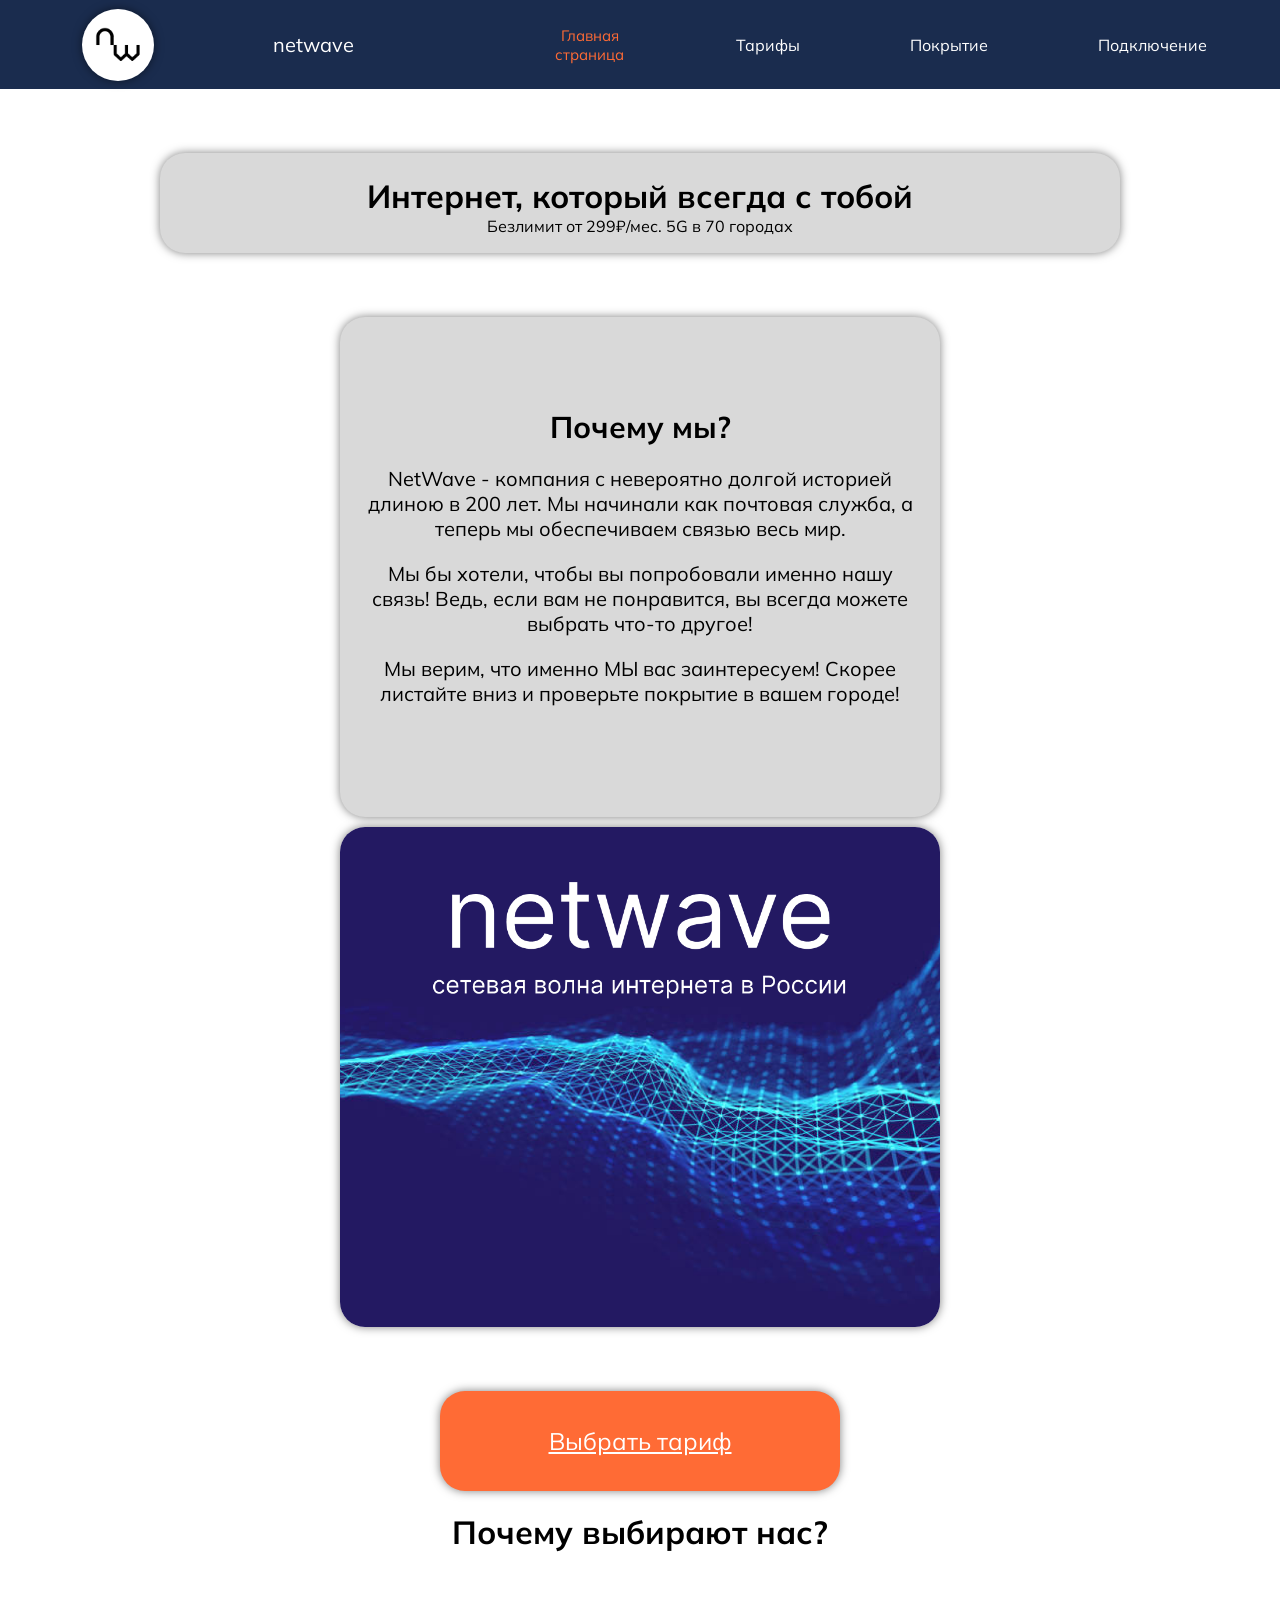
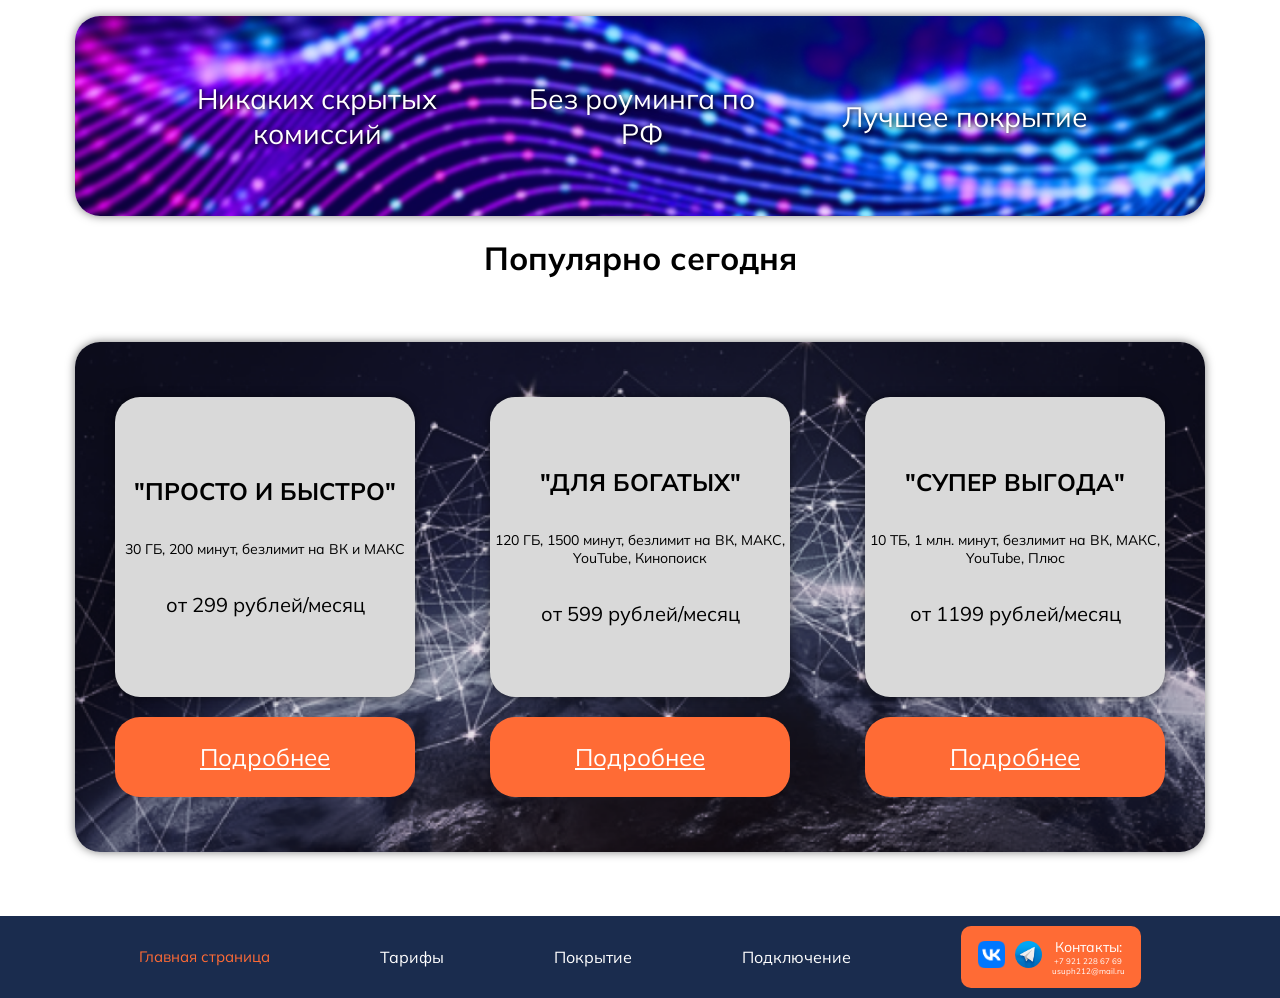
<file: index.html>
<!DOCTYPE html>
<html lang="ru">
<head>
    <meta charset="utf-8">
    <link rel="stylesheet" href="css/style.css">
    <link rel="preconnect" href="https://fonts.googleapis.com">
    <link rel="preconnect" href="https://fonts.gstatic.com" crossorigin>
    <link href="https://fonts.googleapis.com/css2?family=Mulish:ital,wght@0,200..1000;1,200..1000&display=swap" rel="stylesheet">
    <title>NetWave - супер технологии</title>
</head>
<body>
    <header>
        <div class="Shapka">
            <img class="Logo" src="img/logos.png" alt="logo">
            <p class="TextHover" style="transition: background-color 0.3s;font-size: 20px; color: white; margin-right: 90px">netwave</p>
            <p class="TextHover" style="color: #FF6B35; font-size: 15px;">Главная страница</p>
            <p class="TextHover" style="transition: background-color 0.3s;color: white"><a style="color: white; text-decoration: none;" href="tarify.html">Тарифы</a></p>
            <p class="TextHover" style="transition: background-color 0.3s;color: white"><a style="color: white; text-decoration: none;" href="pokrytie.html">Покрытие</a></p>
            <p class="TextHover" style="transition: background-color 0.3s;color: white"><a style="color: white; text-decoration: none;" href="index.html">Подключение</a></p>
        </div>
    </header>
    <main class="MainBlock">
    <div class="FirstHero">
        <h1 class="FirstH1">Интернет, который всегда с тобой</h1>
        <p style="margin-top: 0; font-size: 16px">Безлимит от 299₽/мес. 5G в 70 городах</p>
    </div>
    <div class="Article">
        <article>
            <h2 style="margin: 0">Почему мы?</h2>
            <div class="ArticleSection">
                <p style="margin: 0">NetWave - компания с невероятно долгой историей длиною в 200 лет.
Мы начинали как почтовая служба, а теперь мы обеспечиваем связью весь мир.</p>
                <p>Мы бы хотели, чтобы вы попробовали именно нашу связь! 
Ведь, если вам не понравится, вы всегда можете выбрать что-то другое!</p>
                <p>Мы верим, что именно МЫ вас заинтересуем! 
Скорее листайте вниз и проверьте покрытие в вашем городе!</p>
                </div>
        </article>
        <div class="Banner"></div>
    </div>
    <div class="ChooseTarifFlex">
        <a href="tarify.html" class="ChooseTarif">Выбрать тариф</a>
    </div>
    <h1 class="SecondH1">Почему выбирают нас?</h1>
    <div class="HeroBox">
        <p style="max-width: 250px;">Никаких скрытых комиссий</p>
        <p style="max-width: 250px;">Без роуминга по РФ</p>
        <p>Лучшее покрытие</p>
    </div>
    <h1 class="SecondH1">Популярно сегодня</h1>
    <div class="Main">
        <div class="ParentCard">
            <div class="TradeCard">
                <h2>"ПРОСТО И БЫСТРО"</h2>
                <p style="font-size: 14px;">30 ГБ, 200 минут,
    безлимит на ВК и МАКС</p>
                <p style="font-size: 20px;">от 299 рублей/месяц</p>
            </div>
                <a href="tarify.html" class="ChooseTarifBT">Подробнее</a>
                
        </div>
        <div class="ParentCard">
            <div class="TradeCard">
                <h2>"ДЛЯ БОГАТЫХ"</h2>
                <p style="font-size: 14px;">120 ГБ, 1500 минут,
безлимит на ВК, МАКС, YouTube, Кинопоиск</p>
                <p style="font-size: 20px; text-align: center;">от 599 рублей/месяц</p>
            </div>
                <a href="tarify.html" class="ChooseTarifBT">Подробнее</a>
                
        </div>
        <div class="ParentCard">
            <div class="TradeCard">
                <h2>"СУПЕР ВЫГОДА"</h2>
                <p style="font-size: 14px;">10 ТБ, 1 млн. минут,
безлимит на ВК, МАКС, YouTube, Плюс</p>
                <p style="font-size: 20px;">от 1199 рублей/месяц</p>
            </div>
                <a href="tarify.html" class="ChooseTarifBT">Подробнее</a>
                
        </div>
    </div>
    </main>
    <footer>
        <div class="Podval">
            <p class="TextHover" style="transition: background-color 0.3s;color: #FF6B35; font-size: 15px;">Главная страница</p>
            <p class="TextHover" style="transition: background-color 0.3s;color: white"><a style="color: white; text-decoration: none;" href="tarify.html">Тарифы</a></p>
            <p class="TextHover" style="transition: background-color 0.3s;color: white"><a style="color: white; text-decoration: none;" href="pokrytie.html">Покрытие</a></p>
            <p class="TextHover" style="transition: background-color 0.3s;color: white"><a style="color: white; text-decoration: none;" href="index.html">Подключение</a></p>
            <div class="Contacts">
                <a href="httpss://vk.ru/usuph212"><img style="width: 27px;height: 27px;" src="img/vk.png" alt="VK"></a>
                <a href="https://t.me/@usuph212"><img style="width: 27px;height: 27px; border-radius: 50%" src="img/tg.png" alt="Telegram"></a>
                <div class="Abzasy">
                    <p class="TextHover" style="margin: 0; font-size: 14px">Контакты:</p>
                    <p class="TextHover" style="margin: 0">+7 921 228 67 69</p>
                    <p class="TextHover" style="margin: 0">usuph212@mail.ru</p>
                </div>
            </div>
        </div>
    </footer>
</body>
</html>
</file>
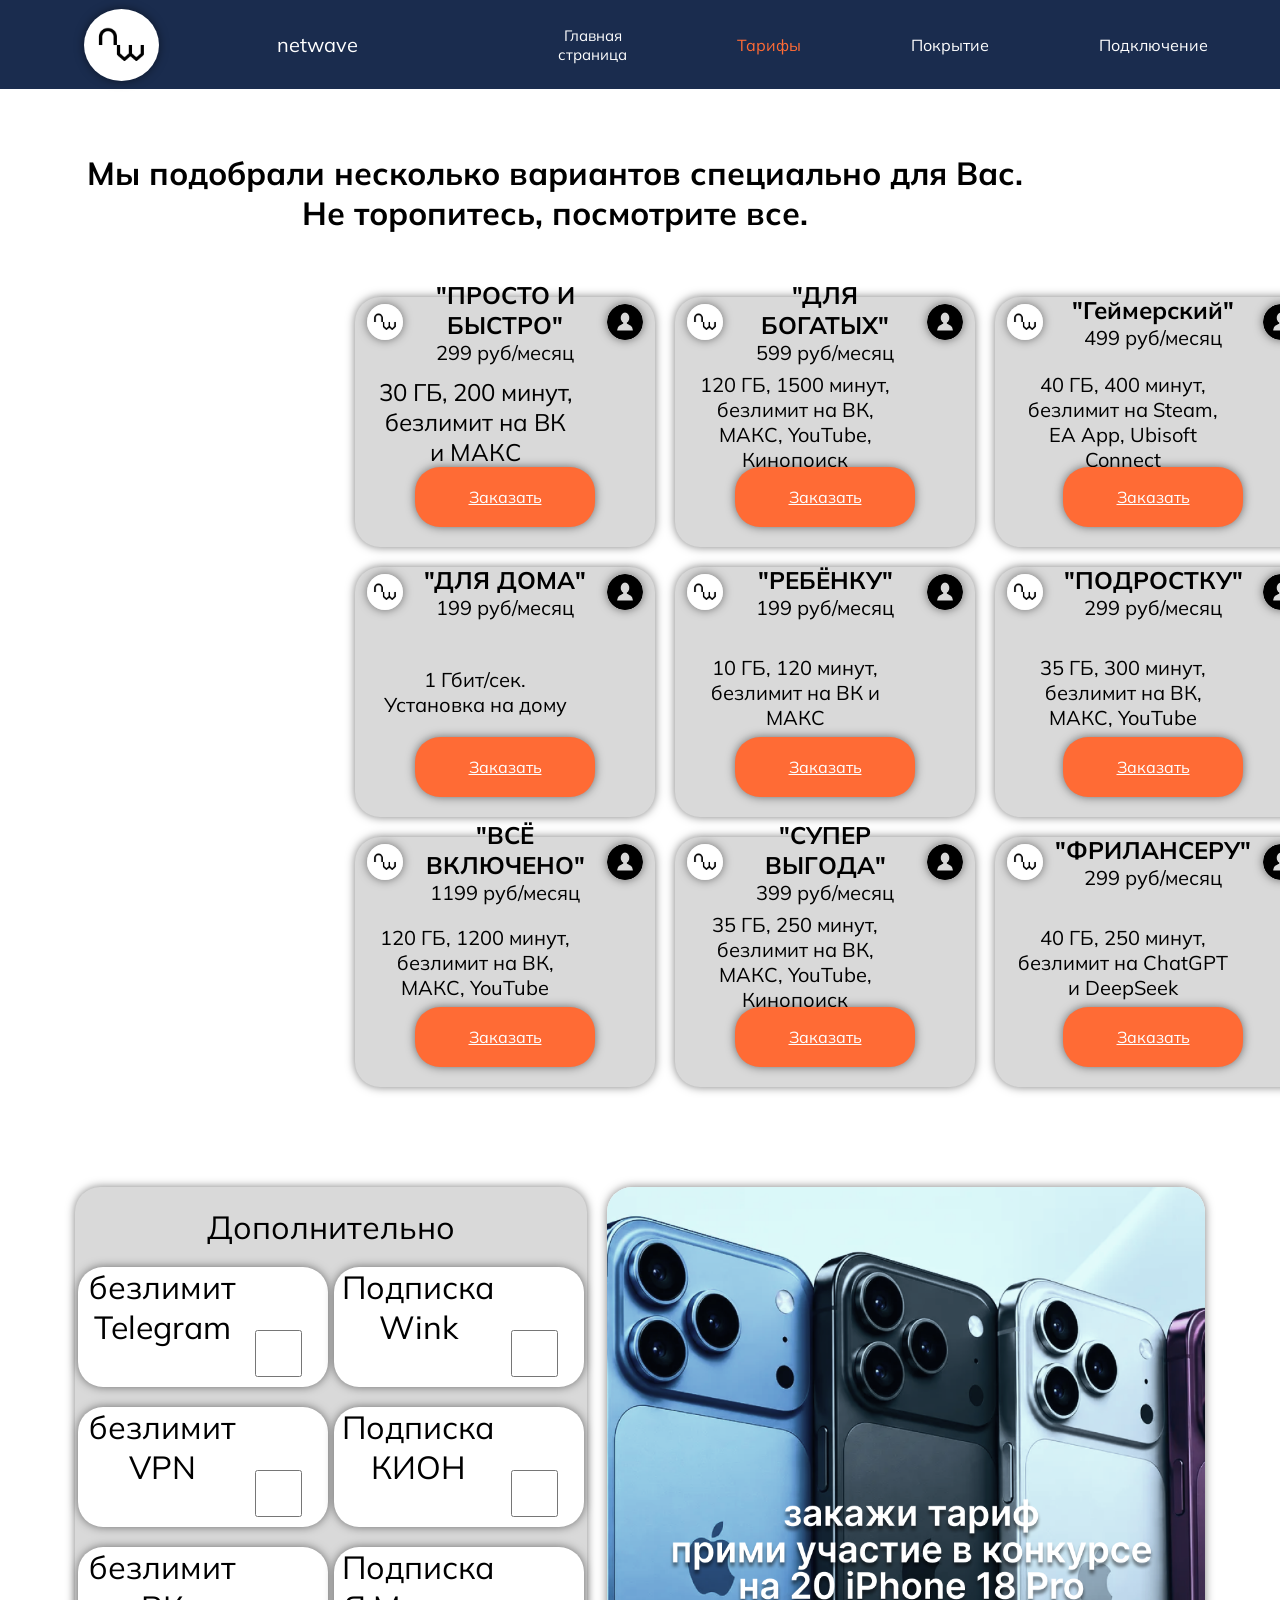
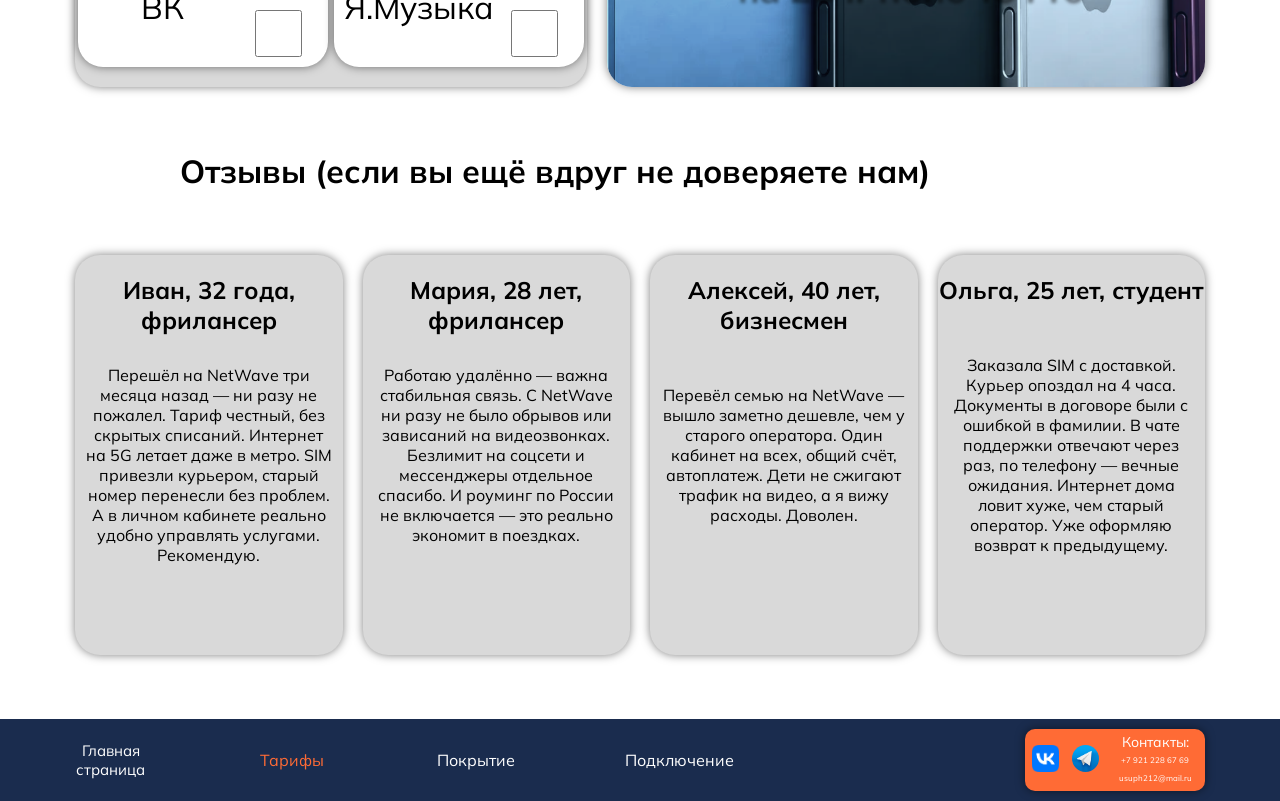
<file: tarify.html>
<!DOCTYPE html>
<html lang="ru">
    <head>
        <meta charset="utf-8">
        <link rel="stylesheet" href="css/styles.css">
        <link rel="preconnect" href="https://fonts.googleapis.com">
        <link rel="preconnect" href="https://fonts.gstatic.com" crossorigin>
        <link href="https://fonts.googleapis.com/css2?family=Mulish:ital,wght@0,200..1000;1,200..1000&display=swap" rel="stylesheet">
        <title>NetWave - наши тарифы</title>
    </head>
    <body>
        <header>
            <div class="Shapka">
                <img class="Logo" src="img/logos.png" alt="logo">
                <p class="TextHover" style="font-size: 20px; color: white; margin-right: 90px">netwave</p>
                <p class="TextHover" style="color: white; font-size: 15px;"><a style="color: white; text-decoration: none;" href="index.html">Главная страница</a></p>
                <p style="color: #FF6B35">Тарифы</p>
                <p class="TextHover" style="color: white"><a style="color: white; text-decoration: none;" href="pokrytie.html">Покрытие</a></p>
                <p class="TextHover" style="color: white"><a style="color: white; text-decoration: none;" href="tarify.html">Подключение</a></p>
            </div>
        </header>
        <main>
        <h1 class="FirstH1">Мы подобрали несколько вариантов специально для Вас. 
            Не торопитесь, посмотрите все.</h1>
        <div class="CardsGrid">
            <div class="TradeCard">
                <img src="img/logos.png" class="CardsLogos" alt="logo">
                <div>
                    <h2 style="justify-self: center; margin:0">"ПРОСТО И БЫСТРО"</h2>
                    <p style="margin: 0; font-size: 20px;">299 руб/месяц</p>
                </div>
                <img src="img/ava.png" class="CardsLogos" alt="avatar">
                <p style="margin:20px; justify-self: center; font-size: 24px; grid-column: 1/3">30 ГБ, 200 минут, безлимит на ВК и МАКС</p>
                <a href="#" class="PriceBtn">Заказать</a>
            </div>
            <div class="TradeCard">
                <img src="img/logos.png" class="CardsLogos" alt="logo">
                <div>
                    <h2 style="justify-self: center; margin:0">"ДЛЯ ДОМА"</h2>
                    <p style="margin: 0; font-size: 20px;">199 руб/месяц</p>
                </div>
                <img src="img/ava.png" class="CardsLogos" alt="avatar">
                <p style="margin:20px; justify-self: center; font-size: 20px; grid-column: 1/3">1 Гбит/сек.
Установка на дому</p>
                <a href="#" class="PriceBtn">Заказать</a>
            </div>
            <div class="TradeCard">
                <img src="img/logos.png" class="CardsLogos" alt="logo">
                <div>
                    <h2 style="justify-self: center; margin:0">"ВСЁ ВКЛЮЧЕНО"</h2>
                    <p style="margin: 0; font-size: 20px;">1199 руб/месяц</p>
                </div>
                <img src="img/ava.png" class="CardsLogos" alt="avatar">
                <p style="margin:20px; justify-self: center; font-size: 20px; grid-column: 1/3">120 ГБ, 1200 минут, безлимит на ВК, МАКС, YouTube</p>
                <a href="#" class="PriceBtn">Заказать</a>
            </div>
            <div class="TradeCard">
                <img src="img/logos.png" class="CardsLogos" alt="logo">
                <div>
                    <h2 style="justify-self: center; margin:0">"ДЛЯ БОГАТЫХ"</h2>
                    <p style="margin: 0; font-size: 20px;">599 руб/месяц</p>
                </div>
                <img src="img/ava.png" class="CardsLogos" alt="avatar">
                <p style="margin:20px; justify-self: center; font-size: 20px; grid-column: 1/3">120 ГБ, 1500 минут,
безлимит на ВК, МАКС, YouTube, Кинопоиск</p>
                <a href="#" class="PriceBtn">Заказать</a>
            </div>
            <div class="TradeCard">
                <img src="img/logos.png" class="CardsLogos" alt="logo">
                <div>
                    <h2 style="justify-self: center; margin:0">"РЕБЁНКУ"</h2>
                    <p style="margin: 0; font-size: 20px;">199 руб/месяц</p>
                </div>
                <img src="img/ava.png" class="CardsLogos" alt="avatar">
                <p style="margin:20px; justify-self: center; font-size: 20px; grid-column: 1/3">10 ГБ, 120 минут, безлимит на ВК и МАКС</p>
                <a href="#" class="PriceBtn">Заказать</a>
            </div>
            <div class="TradeCard">
                <img src="img/logos.png" class="CardsLogos" alt="logo">
                <div>
                    <h2 style="justify-self: center; margin:0">"СУПЕР ВЫГОДА"</h2>
                    <p style="margin: 0; font-size: 20px;">399 руб/месяц</p>
                </div>
                <img src="img/ava.png" class="CardsLogos" alt="avatar">
                <p style="margin:20px; justify-self: center; font-size: 20px; grid-column: 1/3">35 ГБ, 250 минут, безлимит на ВК, МАКС, YouTube, Кинопоиск</p>
                <a href="#" class="PriceBtn">Заказать</a>
            </div>
            <div class="TradeCard">
                <img src="img/logos.png" class="CardsLogos" alt="logo">
                <div>
                    <h2 style="justify-self: center; margin:0">"Геймерский"</h2>
                    <p style="margin: 0; font-size: 20px;">499 руб/месяц</p>
                </div>
                <img src="img/ava.png" class="CardsLogos" alt="avatar">
                <p style="margin:20px; justify-self: center; font-size: 20px; grid-column: 1/3">40 ГБ, 400 минут, безлимит на Steam, EA App, Ubisoft Connect</p>
                <a href="#" class="PriceBtn">Заказать</a>
            </div>
            <div class="TradeCard">
                <img src="img/logos.png" class="CardsLogos" alt="logo">
                <div>
                    <h2 style="justify-self: center; margin:0">"ПОДРОСТКУ"</h2>
                    <p style="margin: 0; font-size: 20px;">299 руб/месяц</p>
                </div>
                <img src="img/ava.png" class="CardsLogos" alt="avatar">
                <p style="margin:20px; justify-self: center; font-size: 20px; grid-column: 1/3">35 ГБ, 300 минут, безлимит на ВК, МАКС, YouTube</p>
                <a href="#" class="PriceBtn">Заказать</a>
            </div>
            <div class="TradeCard">
                <img src="img/logos.png" class="CardsLogos" alt="logo">
                <div>
                    <h2 style="justify-self: center; margin:0">"ФРИЛАНСЕРУ"</h2>
                    <p style="margin: 0; font-size: 20px;">299 руб/месяц</p>
                </div>
                <img src="img/ava.png" class="CardsLogos" alt="avatar">
                <p style="margin:20px; justify-self: center; font-size: 20px; grid-column: 1/3">40 ГБ, 250 минут, безлимит на ChatGPT и DeepSeek</p>
                <a href="#" class="PriceBtn">Заказать</a>
            </div>
        </div>
        <div class="Misc">
            <div class="DopUsl">
                <p style="margin: 0; font-size: 32px; justify-self: center; grid-column: 1/3">Дополнительно</p>
                <div class="Checker">
                    <p style="grid-row: 1; grid-column: 1; justify-self: center; margin-left: 20px; margin-top: 0; font-size: 32px">безлимит Telegram</p>
                    <input type="checkbox" style="grid-column: 2;grid-row: 2;margin-bottom:10px">
                </div>
                <div class="Checker">
                    <p style="grid-row: 1; grid-column: 1; justify-self: center; margin-left: 20px; margin-top: 0; font-size: 32px">Подписка Wink</p>
                    <input type="checkbox" style="grid-column: 2;grid-row: 2;margin-bottom:10px">
                </div>
                <div class="Checker">
                    <p style="grid-row: 1; grid-column: 1; justify-self: center; margin-left: 20px; margin-top: 0; font-size: 32px">безлимит VPN</p>
                    <input type="checkbox" style="grid-column: 2;grid-row: 2;margin-bottom:10px">
                </div>
                <div class="Checker">
                    <p style="grid-row: 1; grid-column: 1; justify-self: center; margin-left: 20px; margin-top: 0; font-size: 32px">Подписка КИОН</p>
                    <input type="checkbox" style="grid-column: 2;grid-row: 2;margin-bottom:10px">
                </div>
                <div class="Checker">
                    <p style="grid-row: 1; grid-column: 1; justify-self: center; margin-left: 20px; margin-top: 0; font-size: 32px">безлимит ВК</p>
                    <input type="checkbox" style="grid-column: 2;grid-row: 2;margin-bottom:10px">
                </div>
                <div class="Checker">
                    <p style="grid-row: 1; grid-column: 1; justify-self: center; margin-left: 20px; margin-top: 0; font-size: 32px">Подписка Я.Музыка</p>
                    <input type="checkbox" style="grid-column: 2;grid-row: 2;margin-bottom:10px">
                </div>
            </div>
            <img src="img/ad2.png" class="Konkurs" alt="ad2">
        </div>
        <h1 class="FirstH1">Отзывы (если вы ещё вдруг не доверяете нам)</h1>
        <div class="Otzyvy">
            <div class="Otzyv">
                <h2>Иван, 32 года, фрилансер</h2>
                <p class="Abzac">Перешёл на NetWave три месяца назад — ни разу не пожалел. Тариф честный, без скрытых списаний. Интернет на 5G летает даже в метро. SIM привезли курьером, старый номер перенесли без проблем. А в личном кабинете реально удобно управлять услугами. Рекомендую.</p>
            </div>
            <div class="Otzyv">
                <h2>Мария, 28 лет, фрилансер</h2>
                <p class="Abzac">Работаю удалённо — важна стабильная связь. С NetWave ни разу не было обрывов или зависаний на видеозвонках. Безлимит на соцсети и мессенджеры отдельное спасибо. И роуминг по России не включается — это реально экономит в поездках.</p>
            </div>
            <div class="Otzyv">
                <h2>Алексей, 40 лет, бизнесмен</h2>
                <p class="Abzac">Перевёл семью на NetWave — вышло заметно дешевле, чем у старого оператора. Один кабинет на всех, общий счёт, автоплатеж. Дети не сжигают трафик на видео, а я вижу расходы. Доволен.</p>
            </div>
            <div class="Otzyv">
                <h2>Ольга, 25 лет, студент</h2>
                <p class="Abzac">Заказала SIM с доставкой. Курьер опоздал на 4 часа. Документы в договоре были с ошибкой в фамилии. В чате поддержки отвечают через раз, по телефону — вечные ожидания. Интернет дома ловит хуже, чем старый оператор. Уже оформляю возврат к предыдущему.</p>
            </div>
        </div>
        </main>
        <footer>
            <div class="Shapka">
                <p class="TextHover" style="color: white; font-size: 15px;"><a style="color: white; text-decoration: none;" href="index.html">Главная страница</a></p>
                <p style="color: #FF6B35">Тарифы</p>
                <p class="TextHover" style="color: white"><a style="color: white; text-decoration: none;" href="pokrytie.html">Покрытие</a></p>
                <p class="TextHover" style="color: white"><a style="color: white; text-decoration: none;" href="tarify.html">Подключение</a></p>
                <div class="Contacts">
                <a href="httpss://vk.ru/usuph212"><img style="width: 27px;height: 27px;" src="img/vk.png" alt="VK"></a>
                <a href="https://t.me/@usuph212"><img style="width: 27px;height: 27px; border-radius: 50%" src="img/tg.png" alt="Telegram"></a>
                    <div class="Abzasy">
                        <p style="margin: 0; font-size: 14px">Контакты:</p>
                        <p style="margin: 0">+7 921 228 67 69</p>
                        <p style="margin: 0">usuph212@mail.ru</p>
                    </div>
                </div>
            </div>
        </footer>
    </body>
</html>
</file>
<file: css/style.css>
.Article {
    font-size: 20px;
    display: flex; 
    align-items: center; 
    margin-top: 64px;
    gap: 10px; 
    justify-content: center;
    flex-wrap: wrap;
    max-width: 1220px;
    width: 100%;
}
article {
    width: 100%;
    max-width: 600px; 
    height: 500px;
    display: flex; 
    background-color: #d9d9d9; 
    border-radius: 25px; 
    justify-content: center; 
    gap: 20px; 
    align-items: center; 
    flex-direction: column;
    overflow: hidden;
    box-shadow: 0px 0px 10px rgba(0, 0, 0, 0.5);
}
.ChooseTarif {
    color: white;
    background-color: #ff6b35;
    display: flex;
    justify-content: center;
    border-radius: 25px;
    width: 400px;
    height: 100px;
    align-items: center;
    font-size: 24px;
    flex-direction: column;
    box-shadow: 0px 0px 10px rgba(0, 0, 0, 0.5);
    transition: background-color 0.3s ease;
    margin-top: 64px;

}

.ChooseTarif:hover {
    color: black;
    background-color: #d9d9d9;
}

.ChooseTarifFlex {
    display: flex;
    justify-content: center;
    margin-bottom: 0px;
}

.ArticleSection {
    margin-left: 20px;
    margin-right: 20px;
}

.SecondH1 {
    display: flex;
    justify-content: center;
    align-items: center;
    margin-bottom: 64px
}

.HeroBox {
    background-image: url(kartinka.png);
    border-radius: 25px;
    display: flex;
    justify-content: center;
    align-items: center;
    gap: 75px;
    font-size: 28px;
    text-shadow: 1px 1px 5px black;
    color: white;
    width: 100%;
    max-width: 1200px;
    height: 100%;
    min-height: 200px;
    background-size: 120%;
    overflow: hidden;
    box-shadow: 0px 0px 10px rgba(0, 0, 0, 0.5);
    flex-wrap: wrap;


}

.Main {
    background-image: url(img2.png);
    border-radius: 25px;
    margin-left: 75px;
    margin-right: 75px;
    display: flex;
    justify-content: center;
    height: 100%;
    min-height: 470px;
    gap: 75px;
    width: 100%;
    padding-top: 20px;
    padding-bottom: 20px;
    max-width: 1200px;
    min-width: 350px;
    margin-bottom: 64px;
    background-size: 120%;
    overflow: hidden;
    box-shadow: 0px 0px 10px rgba(0, 0, 0, 0.5);
    flex-wrap: wrap;
    
}
.TradeCard {
    border-radius: 25px;
    background-color: #d9d9d9;
    width: 300px;
    height: 200px;
    display: flex;
    justify-content: center;
    align-items: center;
    flex-direction: column;
    box-shadow: 0px 0px 10px rgba(0, 0, 0, 0.5);
    flex-wrap: wrap;
    flex-basis: 300px;

}

.ChooseTarifBT {
    color: white;
    background-color: #ff6b35;
    display: flex;
    justify-content: center;
    border-radius: 25px;
    width: 300px;
    height: 80px;
    align-items: center;
    margin-top: 20px;
    font-size: 24px;
    flex-direction: column;
    transition: background-color 0.3s ease;

}
.ChooseTarifBT:hover {
    color: black;
    background-color: #d9d9d9;
    display: flex;
    justify-content: center;
    border-radius: 25px;
    width: 300px;
    height: 80px;
    align-items: center;
    margin-top: 20px;
    font-size: 24px;
    flex-direction: column;
}
.ParentCard {
    display: flex;
    justify-content: center;
    align-items: center;
    flex-direction: column;
    flex-wrap: wrap;
}

footer {
    background-color: #1a2c4e; 
    padding: 0px; 
    margin: 0;
}
.Contacts {
    width: 180px;
    height: 62px;
    margin-top: 10px;
    margin-bottom: 10px;
    background-color: #ff6b35;
    border-radius: 10px;
    display: flex;
    justify-content: center;
    align-items:center;
    gap: 10px;
}

.Abzasy {
    display: flex;
    color: white;
    justify-content: center;
    align-items: center; 
    font-size: 8px;
    flex-direction: column;
    margin: 0;
    padding: 0;
    row-gap: 0px;
}

body {
    font-family: Mulish, sans-serif;
    margin: 0; 
    padding: 0;  
    text-align: center;
    text-overflow: ellipsis;
    box-shadow: 0px 0px 10px rgba(0, 0, 0, 0.5);
}

header {
    display: flex;
    background-color: #1a2c4e; 
    padding: 0; 
    margin: 0;
    justify-content: center;
    flex-wrap: wrap;
}

.Banner {
    display: flex;
    max-width: 600px;
    width: 100%;
    height: 500px;
    border-radius: 25px;
    background-image: url(ad1.png);
    background-size: 100%;
    box-shadow: 0px 0px 10px rgba(0, 0, 0, 0.5);
}

.Shapka {
    display: flex;
    width: 100%;
    max-width: 1200px; 
    height: 100%;
    max-height: 100px; 
    gap: 110px; 
    justify-content: center; 
    align-items: center; 
    margin-left: 75px; 
    margin-right: 75px;
    flex-wrap: nowrap;
}

.Logo {
    border-radius: 50%; 
    margin: 8.5px; 
    padding: 0; 
    width: 75px; 
    height: 72px;
    transition: width 0.3s ease;
    transition: height 0.3s ease;
    box-shadow: 0px 0px 10px rgba(0, 0, 0, 0.5);
}

.Logo:hover {
    width: 112.5px;
    height: 108px;
}

.FirstHero {
    display: flex; 
    align-items: center; 
    justify-content: center;
    flex-direction: column; 
    background-color: #d9d9d9; 
    border-radius: 25px; 
    height: 100px; 
    width: 100%;
    max-width: 960px;
    margin-left: 280px;
    margin-right: 280px; 
    margin-top: 64px;
    overflow: hidden;
    box-shadow: 0px 0px 10px rgba(0, 0, 0, 0.5);
}

.FirstH1 {
    margin-bottom: 0;
    font-size: 32px
}

.MainBlock {
    margin-left: 75px;
    margin-right: 75px;
    justify-content: center;
    align-items: center;
    flex-direction: column;
    display: flex;
}

.TextHover:hover {
    text-shadow: 0 0 5px rgba(255, 255, 255, 0.5);
}

.Podval {
    display: flex; 
    height: 100%;
    max-height: 200px; 
    gap: 110px; 
    justify-content: center; 
    align-items: center; 
    margin-left: 50px; 
    margin-right: 50px; 
    flex-wrap: nowrap;

}
</file>
<file: css/styles.css>
.Shapka {
    display: grid;
    height: 100%;
    gap: 110px;
    justify-self: center;
    align-items: center;
    grid-template-columns: repeat(6, 1fr);
    margin-left: 75px;
    margin-right: 75px;
    max-width: 1200px;
}

body {
    text-align: center;
    font-family: Mulish, sans-serif;
    margin: 0; 
    padding: 0; 
}

.Logo {
    border-radius: 50%; 
    margin: 8.5px; 
    padding: 0; 
    width: 75px; 
    height: 72px;
    transition: ease;
    transition: width 0.3s ease;
    transition: height 0.3s ease;
    box-shadow: 0px 0px 10px rgba(0, 0, 0, 0.5);
}

.Logo:hover {
    width: 112.5px;
    height: 108px;
}

header {
    background-color: #1a2c4e; 
    padding: 0; 
    margin: 0;
    width: 100%;
    display: grid;
    justify-self: center
}

.FirstH1 {
    width: 960px;
    height: 100%;
    justify-self: center;
    align-items: center;
    margin-top: 64px;
    margin-bottom: 64px;

}

.TradeCard {
    border-radius: 25px;
    background-color: #d9d9d9;
    width: 100%;
    max-width: 400px;
    min-height: 250px;
    display: grid;
    justify-content: center;
    align-items: center;
    grid-template-columns: 60px 1fr 60px;
    grid-template-rows: 50px 1fr 50px;
    box-shadow: 0px 0px 10px rgba(0, 0, 0, 0.5);
}

.PriceBtn {
    color: white;
    background-color: #ff6b35;
    display: grid;
    justify-content: center;
    border-radius: 25px;
    width: 180px;
    height: 60px;
    align-items: center;
    margin-top: 0px;
    font-size: 16px;
    grid-column: 2;
    grid-row: 3;
    justify-self: center;
    margin-bottom: 50px;
    box-shadow: 0px 0px 10px rgba(0, 0, 0, 0.5);
    transition: background-color 0.3s ease;
}

.PriceBtn:hover {
    color: black;
    background-color: #ffffff;
    display: grid;
    justify-content: center;
    border-radius: 25px;
    width: 180px;
    height: 60px;
    align-items: center;
    margin-top: 0px;
    font-size: 16px;
    grid-column: 2;
    grid-row: 3;
    justify-self: center;
    margin-bottom: 50px;
    box-shadow: 0px 0px 10px rgba(0, 0, 0, 0.5);
}

.CardsGrid {
    display: grid;
    justify-self: center;
    grid-template-rows: repeat(3, 1fr);
    grid-template-columns: repeat(3, 1fr);
    margin-left: 280px;
    margin-right: 280px;
    margin-bottom:100px;
    gap: 20px;
    height: auto;
    max-width: 1200px;
    grid-auto-flow: column;
}

.CardsLogos {
    justify-self: center; 
    width: 36px; 
    height: 36px; 
    border-radius: 50%;
    box-shadow: 0px 0px 10px rgba(0, 0, 0, 0.5);
}

.Checker {
    display: grid;
    max-width:250px;
    height: 120px;
    grid-template-columns: 150px 100px;
    grid-template-rows: 60px 60px;                    
    background-color: #ffffff;
    border-radius: 25px;
    justify-self: center;
    box-shadow: 0px 0px 10px rgba(0, 0, 0, 0.5);
    margin-bottom: 20px;
}

.DopUsl {
    max-width: 600px;
    height: 500px;
    background-color: #d9d9d9;
    border-radius: 25px;
    display: grid;
    grid-template-columns: 1fr 1fr;
    grid-template-rows: repeat(4, 1fr);
    justify-content: center;
    align-items: center;
    box-shadow: 0px 0px 10px rgba(0, 0, 0, 0.5);
}

.Konkurs {
    max-width: 600px;
    height: 500px;
    border-radius: 25px;
    background-size: auto;
    box-shadow: 0px 0px 10px rgba(0, 0, 0, 0.5);
}

.Misc {
    display: grid;
    grid-template-columns: 1fr 1fr;
    grid-template-rows: 500px;
    max-width: 1220px;
    gap: 20px;
    justify-self: center;
    align-items: center;
}

.Otzyv {
    max-width: 290px;
    max-height: 400px;
    display: grid;
    grid-template-columns: 1fr;
    grid-template-rows: 1fr 1fr 1fr;
    background-color: #d9d9d9;
    border-radius: 25px;
    box-shadow: 0px 0px 10px rgba(0, 0, 0, 0.5);
    overflow: hidden;
    min-width: 200px;
}

.Otzyvy {
    justify-content: center;
    display: grid;
    grid-template-columns: 1fr 1fr 1fr 1fr;
    grid-template-rows: 1fr;
    justify-self: center;
    max-width: 1200px;
    gap: 20px;
    margin-bottom: 64px
}

.Abzac {
    justify-self: center;
    margin: 10px;
}

.Contacts {
    width: 180px;
    height: 62px;
    margin-top: 10px;
    margin-bottom: 10px;
    margin-left: 0px;
    background-color: #ff6b35;
    border-radius: 10px;
    display: grid;
    justify-content: center;
    align-items:center;
    gap: 0px;
    grid-template-columns: 40px 40px 100px;
    justify-content: center;
    grid-column: 6;
    box-shadow: 0px 0px 10px rgba(0, 0, 0, 0.5);
}

.Abzasy {
    display:grid;
    color: white;
    justify-content: center;
    align-items:center; 
    font-size: 8px;
    margin: 0;
    padding: 0;
    row-gap: 0px;
    grid-template-rows: 1fr 1fr 1fr;
}

footer {
    background-color: #1a2c4e;
}

main {
    margin-left: 75px;
    margin-right: 75px;
    justify-content: center;
    align-items: center;
    box-sizing: border-box
}

.TextHover:hover {
    text-shadow: 0 0 5px rgba(255, 255, 255, 0.5);
}
</file>
